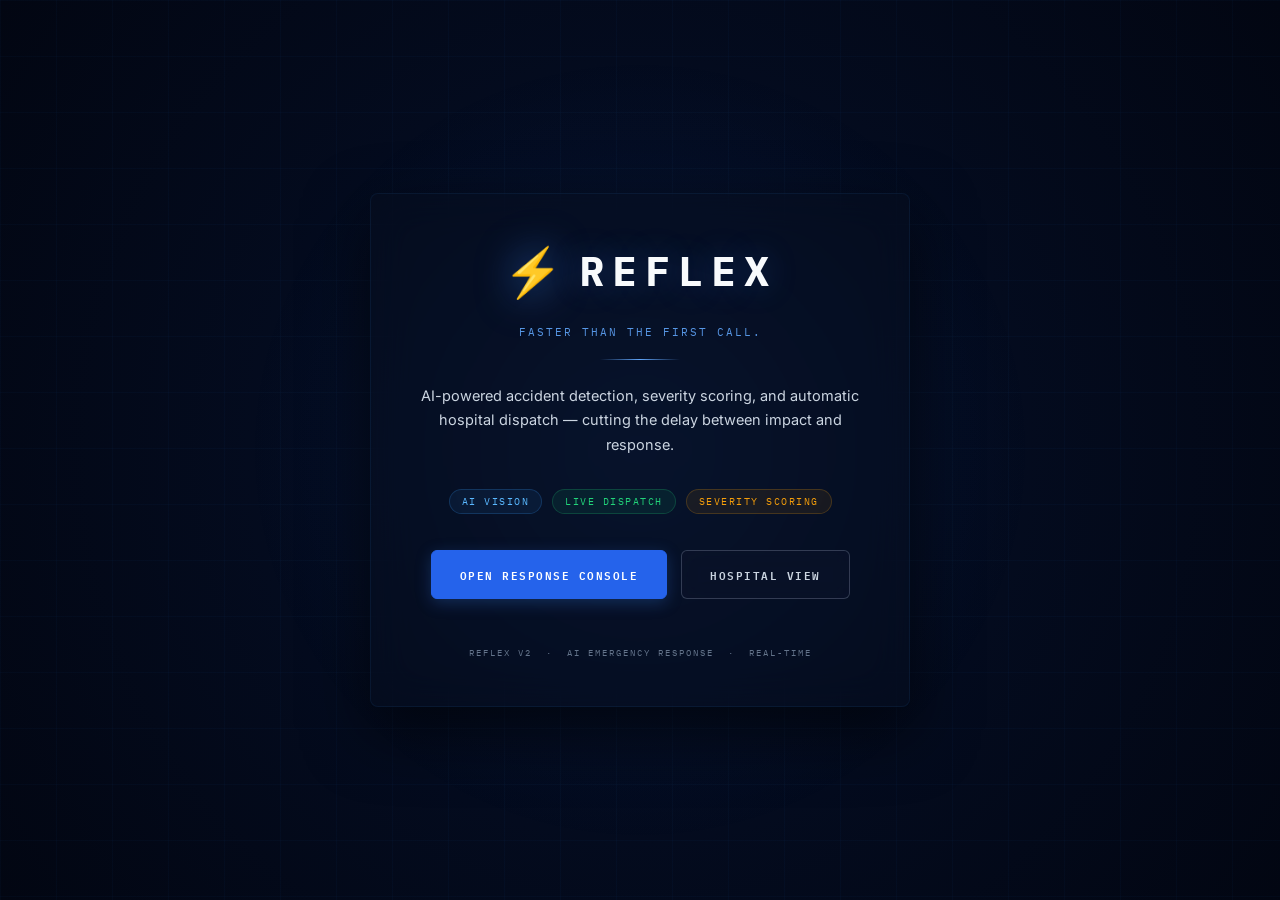
<file: frontend/index.html>
<!DOCTYPE html>
<html lang="en">
<head>
  <meta charset="UTF-8" />
  <meta name="viewport" content="width=device-width, initial-scale=1.0" />
  <title>REFLEX — AI Emergency Response Network</title>
  <meta name="description" content="AI-powered accident detection, severity scoring, and automatic hospital dispatch — cutting the delay between impact and response." />
  <link rel="preconnect" href="https://fonts.googleapis.com" />
  <link href="https://fonts.googleapis.com/css2?family=IBM+Plex+Mono:wght@400;500;600&family=Inter:wght@400;500;600;700;800;900&display=swap" rel="stylesheet" />
  <link rel="stylesheet" href="css/style.css" />
</head>

<body class="landing">
  <div class="landing-wrap">

    <!-- Brand -->
    <div class="landing-brand">
      <span class="landing-mark">⚡</span>
      <h1>REFLEX</h1>
    </div>

    <p id="tagline">Faster than the first call.</p>

    <div class="landing-divider"></div>

    <p class="landing-desc">
      AI-powered accident detection, severity scoring, and automatic<br>
      hospital dispatch — cutting the delay between impact and response.
    </p>

    <!-- Feature chips -->
    <div style="display:flex;gap:10px;justify-content:center;flex-wrap:wrap;margin-bottom:36px;">
      <span style="font-family:'IBM Plex Mono',monospace;font-size:10px;letter-spacing:1.5px;text-transform:uppercase;padding:5px 12px;border-radius:999px;background:rgba(59,158,255,0.08);border:1px solid rgba(59,158,255,0.2);color:#5ab8ff;">AI Vision</span>
      <span style="font-family:'IBM Plex Mono',monospace;font-size:10px;letter-spacing:1.5px;text-transform:uppercase;padding:5px 12px;border-radius:999px;background:rgba(34,212,122,0.08);border:1px solid rgba(34,212,122,0.2);color:#22d47a;">Live Dispatch</span>
      <span style="font-family:'IBM Plex Mono',monospace;font-size:10px;letter-spacing:1.5px;text-transform:uppercase;padding:5px 12px;border-radius:999px;background:rgba(245,158,11,0.08);border:1px solid rgba(245,158,11,0.2);color:#f59e0b;">Severity Scoring</span>
    </div>

    <div class="landing-links">
      <a href="dashboard.html" class="btn-primary">Open Response Console</a>
      <a href="hospital.html" class="btn-secondary">Hospital View</a>
    </div>

    <div class="landing-footer">
      REFLEX v2 &nbsp;·&nbsp; AI Emergency Response &nbsp;·&nbsp; Real-Time
    </div>

  </div>
</body>
</html>
</file>
<file: frontend/css/style.css>
/* ============================================================
   REFLEX — Premium Design System
   Military-grade Emergency Response Command Center
   ============================================================ */

@import url('https://fonts.googleapis.com/css2?family=IBM+Plex+Mono:wght@400;500;600&family=Inter:wght@400;500;600;700;800;900&display=swap');

/* ============================================================
   DESIGN TOKENS
   ============================================================ */
:root {
  /* Core palette - Neutral CAD Slate theme */
  --bg:           #0b0f19;
  --bg-mid:       #111827;
  --panel:        #1f2937;
  --panel-raised: #374151;
  --panel-glass:  #111827;
  --border:       rgba(148, 163, 184, 0.15);
  --border-hard:  rgba(148, 163, 184, 0.30);

  /* Text */
  --text:         #f8fafc;
  --text-sub:     #cbd5e1;
  --text-muted:   #94a3b8;
  --text-dim:     #64748b;

  /* Severity colors (standard CAD palette, solid and non-glowing) */
  --low:          #10b981;
  --low-bg:       rgba(16, 185, 129, 0.1);
  --low-glow:     transparent;
  --medium:       #f59e0b;
  --medium-bg:    rgba(245, 158, 11, 0.1);
  --medium-glow:  transparent;
  --critical:     #ef4444;
  --critical-bg:  rgba(239, 68, 68, 0.1);
  --critical-glow:transparent;

  /* Accent Blue (Action buttons, primary selection) */
  --accent:       #2563eb;
  --accent-bright:#60a5fa;
  --accent-bg:    rgba(37, 99, 235, 0.1);
  --accent-glow:  transparent;

  /* Typography */
  --font-display: 'IBM Plex Mono', monospace;
  --font-body:    'Inter', -apple-system, sans-serif;

  /* Dimensions & Radius (compact layout) */
  --header-h:     54px;
  --sidebar-w:    380px;
  --radius-sm:    4px;
  --radius:       6px;
  --radius-lg:    8px;
}

/* ============================================================
   RESET
   ============================================================ */
*, *::before, *::after { box-sizing: border-box; margin: 0; padding: 0; }

body {
  font-family: var(--font-body);
  background: var(--bg);
  color: var(--text);
  -webkit-font-smoothing: antialiased;
  -moz-osx-font-smoothing: grayscale;
}

/* ============================================================
   SCROLLBAR
   ============================================================ */
::-webkit-scrollbar { width: 6px; height: 6px; }
::-webkit-scrollbar-track { background: var(--bg); }
::-webkit-scrollbar-thumb { background: rgba(59, 130, 246, 0.2); border-radius: 999px; }
::-webkit-scrollbar-thumb:hover { background: var(--accent); }

/* ============================================================
   LANDING PAGE
   ============================================================ */
body.landing {
  min-height: 100vh;
  display: flex;
  align-items: center;
  justify-content: center;
  background: radial-gradient(circle at center, #05102a 0%, #020612 100%);
  overflow: hidden;
  position: relative;
}

/* Animated grid background */
body.landing::before {
  content: '';
  position: fixed;
  inset: 0;
  background-image:
    linear-gradient(rgba(59, 158, 255, 0.03) 1px, transparent 1px),
    linear-gradient(90deg, rgba(59, 158, 255, 0.03) 1px, transparent 1px);
  background-size: 56px 56px;
  pointer-events: none;
  animation: gridDrift 25s linear infinite;
}

/* Radiant glow at center */
body.landing::after {
  content: '';
  position: fixed;
  top: 50%;
  left: 50%;
  transform: translate(-50%, -50%);
  width: 800px;
  height: 800px;
  background: radial-gradient(circle, rgba(59, 130, 246, 0.07) 0%, transparent 70%);
  pointer-events: none;
  animation: breathe 8s ease-in-out infinite;
}

@keyframes gridDrift {
  from { background-position: 0 0; }
  to   { background-position: 56px 56px; }
}

@keyframes breathe {
  0%, 100% { transform: translate(-50%, -50%) scale(1); opacity: 0.8; }
  50%       { transform: translate(-50%, -50%) scale(1.1); opacity: 1; }
}

.landing-wrap {
  position: relative;
  z-index: 10;
  max-width: 540px;
  width: 100%;
  padding: 48px 36px;
  text-align: center;
  background: rgba(8, 14, 30, 0.45);
  border: 1px solid rgba(59, 158, 255, 0.08);
  border-radius: var(--radius-lg);
  backdrop-filter: blur(20px);
  box-shadow: 0 24px 64px rgba(0,0,0,0.6);
}

.landing-brand {
  display: flex;
  align-items: center;
  justify-content: center;
  gap: 16px;
  margin-bottom: 24px;
}

.landing-mark {
  font-size: 48px;
  filter: drop-shadow(0 0 20px rgba(59, 130, 246, 0.7));
  animation: markPulse 3s ease-in-out infinite;
}

@keyframes markPulse {
  0%, 100% { filter: drop-shadow(0 0 12px rgba(59, 130, 246, 0.5)); transform: scale(1); }
  50%       { filter: drop-shadow(0 0 28px rgba(59, 130, 246, 0.9)); transform: scale(1.06); }
}

.landing-wrap h1 {
  font-family: var(--font-display);
  font-size: 42px;
  font-weight: 700;
  letter-spacing: 8px;
  color: var(--text);
  text-shadow: 0 0 32px rgba(59, 130, 246, 0.3);
  line-height: 1.1;
}

#tagline {
  font-family: var(--font-display);
  font-size: 11px;
  letter-spacing: 2px;
  color: var(--accent-bright);
  text-transform: uppercase;
  margin-top: 4px;
  opacity: 0.9;
}

.landing-desc {
  font-size: 14.5px;
  color: var(--text-sub);
  line-height: 1.7;
  margin: 24px 0 32px;
}

.landing-divider {
  width: 80px;
  height: 1px;
  background: linear-gradient(90deg, transparent, var(--accent-bright), transparent);
  margin: 20px auto;
}

.landing-links {
  display: flex;
  gap: 14px;
  justify-content: center;
  flex-wrap: wrap;
}

.btn-primary {
  font-family: var(--font-display);
  font-size: 11px;
  letter-spacing: 1.5px;
  text-transform: uppercase;
  padding: 14px 28px;
  border-radius: var(--radius);
  text-decoration: none;
  font-weight: 600;
  background: var(--accent);
  color: #fff;
  border: 1px solid var(--accent);
  transition: all 0.25s cubic-bezier(0.4, 0, 0.2, 1);
  position: relative;
  overflow: hidden;
  box-shadow: 0 4px 16px rgba(59, 130, 246, 0.25);
}

.btn-primary::after {
  content: '';
  position: absolute;
  inset: 0;
  background: linear-gradient(105deg, transparent 40%, rgba(255,255,255,0.18) 50%, transparent 60%);
  transform: translateX(-100%);
  transition: transform 0.5s ease;
}

.btn-primary:hover::after { transform: translateX(100%); }
.btn-primary:hover {
  background: var(--accent-bright);
  box-shadow: 0 0 28px rgba(59, 130, 246, 0.45);
  transform: translateY(-2px);
}

.btn-secondary {
  font-family: var(--font-display);
  font-size: 11px;
  letter-spacing: 1.5px;
  text-transform: uppercase;
  padding: 14px 28px;
  border-radius: var(--radius);
  text-decoration: none;
  font-weight: 600;
  background: rgba(12, 20, 44, 0.6);
  color: var(--text-sub);
  border: 1px solid var(--border-hard);
  backdrop-filter: blur(10px);
  transition: all 0.25s cubic-bezier(0.4, 0, 0.2, 1);
}

.btn-secondary:hover {
  color: var(--text);
  border-color: var(--accent-bright);
  background: var(--accent-bg);
  transform: translateY(-2px);
  box-shadow: 0 4px 12px rgba(59, 130, 246, 0.15);
}

.landing-footer {
  margin-top: 48px;
  font-family: var(--font-display);
  font-size: 9px;
  letter-spacing: 2px;
  color: var(--text-dim);
  text-transform: uppercase;
}

/* ============================================================
   SHARED: SECTION LABELS
   ============================================================ */
.section-label {
  font-family: var(--font-display);
  font-size: 10px;
  letter-spacing: 2.5px;
  text-transform: uppercase;
  color: var(--text-muted);
}

/* ============================================================
   SHARED: BADGES
   ============================================================ */
/* ============================================================
   SHARED: BADGES (Solid, Clean CAD badges)
   ============================================================ */
.badge {
  display: inline-flex;
  align-items: center;
  gap: 4px;
  font-family: var(--font-display);
  font-size: 9px;
  font-weight: 600;
  letter-spacing: 0.5px;
  text-transform: uppercase;
  padding: 2px 6px;
  border-radius: 3px;
}
.badge.LOW      { background: var(--low-bg);      color: var(--low);      border: 1px solid rgba(16, 185, 129, 0.2); }
.badge.MEDIUM   { background: var(--medium-bg);   color: var(--medium);   border: 1px solid rgba(245, 158, 11, 0.2); }
.badge.CRITICAL { background: var(--critical-bg); color: var(--critical); border: 1px solid rgba(239, 68, 68, 0.2); }
.badge.CLEAR    { background: rgba(148, 163, 184, 0.08); color: var(--text-muted); border: 1px solid rgba(148, 163, 184, 0.15); }

/* ============================================================
   SHARED: EMPTY STATE
   ============================================================ */
.empty-state {
  text-align: center;
  padding: 24px 12px;
  color: var(--text-muted);
  font-size: 11px;
  border: 1px dashed var(--border);
  border-radius: var(--radius);
  font-family: var(--font-display);
  letter-spacing: 0.5px;
  background: rgba(17, 24, 39, 0.5);
}

/* ============================================================
   SHARED: HIGH-DENSITY CAD INCIDENT LIST
   ============================================================ */
.cad-table {
  width: 100%;
  border-collapse: collapse;
  font-size: 11px;
}
.cad-table th {
  text-align: left;
  padding: 6px 8px;
  background: var(--bg-mid);
  color: var(--text-muted);
  font-family: var(--font-display);
  font-size: 8px;
  text-transform: uppercase;
  letter-spacing: 0.5px;
  border-bottom: 1.5px solid var(--border);
}
.cad-table td {
  padding: 6px 8px;
  border-bottom: 1px solid var(--border);
  vertical-align: middle;
  color: var(--text-sub);
}
.cad-row {
  cursor: pointer;
  transition: background 0.1s ease;
}
.cad-row:hover {
  background: rgba(255, 255, 255, 0.02);
}
.cad-row.selected {
  background: var(--accent-bg);
  border-left: 2px solid var(--accent);
}
.cad-row.CRITICAL td {
  border-left: 2px solid var(--critical);
}
.cad-row.MEDIUM td {
  border-left: 2px solid var(--medium);
}
.cad-row.LOW td {
  border-left: 2px solid var(--low);
}

.cad-row-id {
  font-family: var(--font-display);
  font-weight: 600;
  color: var(--accent-bright);
}
.cad-row-time {
  font-family: var(--font-display);
  color: var(--text-dim);
}

/* ============================================================
   SHARED: CAD LOG CONSOLE
   ============================================================ */
.cad-log {
  background: #070a13;
  border: 1px solid var(--border);
  border-radius: var(--radius);
  font-family: var(--font-display);
  font-size: 10.5px;
  padding: 10px 12px;
  color: #38bdf8; /* terminal style */
  height: 180px;
  overflow-y: auto;
  box-shadow: inset 0 2px 8px rgba(0, 0, 0, 0.5);
}
.cad-log-entry {
  line-height: 1.4;
  margin-bottom: 5px;
  border-bottom: 1px dotted rgba(255, 255, 255, 0.03);
  padding-bottom: 3px;
}
.cad-log-timestamp {
  color: var(--text-dim);
  margin-right: 6px;
  font-weight: 500;
}
.cad-log-sys {
  color: #a78bfa;
}
.cad-log-vis {
  color: #f43f5e;
}
.cad-log-unt {
  color: #34d399;
}
.cad-log-hsp {
  color: #60a5fa;
}

@keyframes cardEnter {
  from { opacity: 0; transform: translateY(-4px); }
  to   { opacity: 1; transform: translateY(0); }
}

@keyframes cardEnter {
  from { opacity: 0; transform: translateY(-8px); }
  to   { opacity: 1; transform: translateY(0); }
}

/* ============================================================
   SHARED: STATUS PILL
   ============================================================ */
.status-pill {
  display: inline-flex;
  align-items: center;
  gap: 6px;
  font-family: var(--font-display);
  font-size: 10px;
  letter-spacing: 1.5px;
  text-transform: uppercase;
  padding: 5px 12px;
  border-radius: 999px;
  border: 1px solid;
}
.status-pill.online     { color: var(--low);      border-color: rgba(16, 185, 129, 0.35);  background: var(--low-bg); }
.status-pill.connected  { color: var(--low);      border-color: rgba(16, 185, 129, 0.35);  background: var(--low-bg); }
.status-pill.offline    { color: var(--critical); border-color: rgba(239, 68, 68, 0.35);   background: var(--critical-bg); }
.status-pill.connecting { color: var(--medium);   border-color: rgba(245, 158, 11, 0.35);  background: var(--medium-bg); }

/* Animated live dot */
.live-dot {
  width: 6.5px;
  height: 6.5px;
  border-radius: 50%;
  background: currentColor;
  animation: livePulse 2s ease-in-out infinite;
}

@keyframes livePulse {
  0%, 100% { opacity: 1; transform: scale(1); }
  50%       { opacity: 0.35; transform: scale(0.7); }
}

/* ============================================================
   SHARED: TOAST NOTIFICATIONS
   ============================================================ */
#toast-container {
  position: fixed;
  bottom: 24px;
  right: 24px;
  z-index: 9999;
  display: flex;
  flex-direction: column;
  gap: 10px;
  pointer-events: none;
}

.toast {
  display: flex;
  align-items: center;
  gap: 12px;
  padding: 14px 18px;
  background: rgba(8, 14, 30, 0.9);
  backdrop-filter: blur(20px);
  border: 1px solid var(--border);
  border-radius: var(--radius);
  font-size: 13.5px;
  color: var(--text);
  min-width: 290px;
  max-width: 380px;
  animation: toastIn 0.35s cubic-bezier(0.22, 1, 0.36, 1) forwards;
  pointer-events: all;
  box-shadow: 0 12px 40px rgba(0,0,0,0.55);
}

.toast.error   { border-color: rgba(239, 68, 68, 0.45); }
.toast.success { border-color: rgba(16, 185, 129, 0.45); }
.toast.warning { border-color: rgba(245, 158, 11, 0.45); }

.toast-icon { font-size: 17px; flex-shrink: 0; }
.toast-text { flex: 1; font-size: 13px; line-height: 1.45; }
.toast-close {
  background: none; border: none; color: var(--text-muted);
  cursor: pointer; font-size: 18px; line-height: 1; padding: 2px;
  transition: color 0.15s;
}
.toast-close:hover { color: var(--text); }

@keyframes toastIn {
  from { opacity: 0; transform: translateX(24px) scale(0.96); }
  to   { opacity: 1; transform: translateX(0) scale(1); }
}

@keyframes toastOut {
  from { opacity: 1; transform: translateX(0) scale(1); }
  to   { opacity: 0; transform: translateX(24px) scale(0.96); }
}

/* ============================================================
   REDUCED MOTION
   ============================================================ */
@media (prefers-reduced-motion: reduce) {
  *, *::before, *::after {
    animation-duration: 0.01ms !important;
    animation-iteration-count: 1 !important;
    transition-duration: 0.01ms !important;
  }
}
</file>
